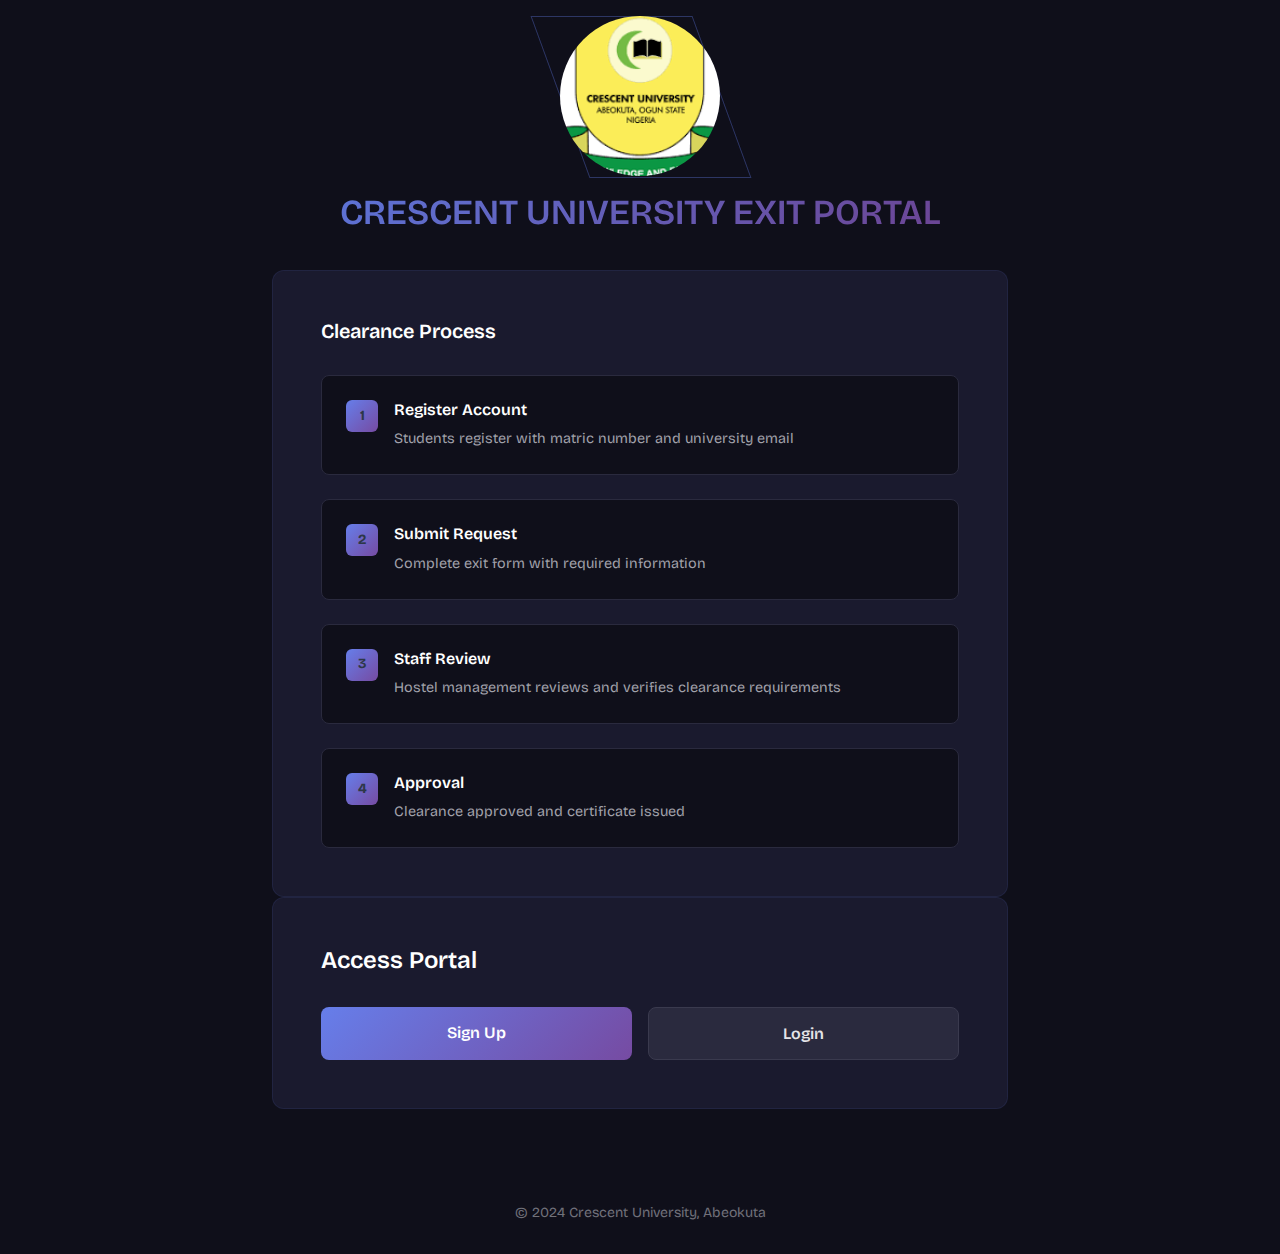
<file: public/index.html>
<!DOCTYPE html>
<html lang="en">
  <head>
    <meta charset="UTF-8" />
    <meta name="viewport" content="width=device-width, initial-scale=1.0" />
    <title>Hostel Exit Clearance - Crescent University</title>
    <link rel="preconnect" href="https://fonts.googleapis.com" />
    <link rel="preconnect" href="https://fonts.gstatic.com" crossorigin />
    <link
      href="https://fonts.googleapis.com/css2?family=Bricolage+Grotesque:opsz,wght@12..96,200..800&display=swap"
      rel="stylesheet"
    />
    <link rel="stylesheet" href="./css/notyf.min.css" />
    <link rel="stylesheet" href="./css/index.css" />
    <link rel="stylesheet" href="./css/style.css" />
  </head>
  <body>
    <!-- Header -->
    <header>
      <!-- <div class="header-content">
            <h1>Hostel Exit Clearance</h1>
        </div>
        <div class="first-container"> -->
      <div class="logo-container">
        <img
          src="./assets/crescent-university-logo.png"
          alt="Crescent University Logo"
          class="logo"
        />
      </div>
      <h1 class="university-name">Crescent University Exit Portal</h1>
      <!-- </div> -->
    </header>

    <!-- Main Container -->
    <div class="container">
      <!-- Process Section -->
      <section class="process-section">
        <h3>Clearance Process</h3>

        <div class="steps">
          <div class="step">
            <div class="step-number">1</div>
            <div class="step-content">
              <h4>Register Account</h4>
              <p>Students register with matric number and university email</p>
            </div>
          </div>
          <div class="step">
            <div class="step-number">2</div>
            <div class="step-content">
              <h4>Submit Request</h4>
              <p>Complete exit form with required information</p>
            </div>
          </div>
          <div class="step">
            <div class="step-number">3</div>
            <div class="step-content">
              <h4>Staff Review</h4>
              <p>
                Hostel management reviews and verifies clearance requirements
              </p>
            </div>
          </div>
          <div class="step">
            <div class="step-number">4</div>
            <div class="step-content">
              <h4>Approval</h4>
              <p>Clearance approved and certificate issued</p>
            </div>
          </div>
        </div>
      </section>
      <!-- Action Section -->
      <section class="action-section">
        <h2>Access Portal</h2>
        <div class="action-buttons">
          <a href="reg.html" class="btn btn-student">Sign Up</a>
          <a href="login.html" class="btn btn-staff">Login</a>
        </div>
      </section>
    </div>

    <!-- Footer -->
    <footer>
      <p>© 2024 Crescent University, Abeokuta</p>
    </footer>
    <script src="./scripts/config.js"></script>
    <script src="./scripts/main.js"></script>
  </body>
</html>
</file>
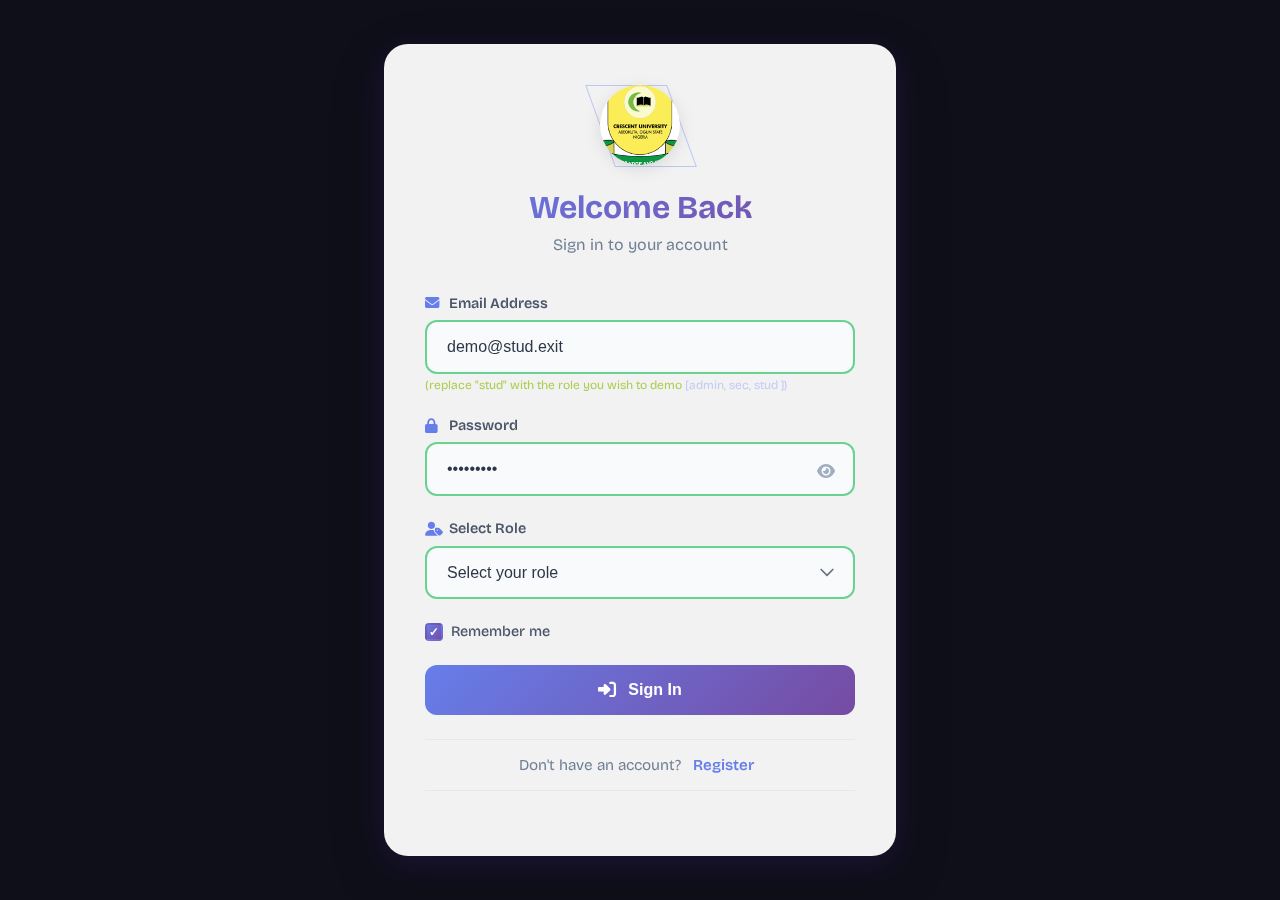
<file: public/admin.html>
<!DOCTYPE html>
<html lang="en">
  <head>
    <meta charset="UTF-8" />
    <meta name="viewport" content="width=device-width, initial-scale=1.0" />
    <title>Admin - Exit Forms</title>
    <link
      href="https://fonts.googleapis.com/css2?family=Bricolage+Grotesque:opsz,wght@12..96,200..800&display=swap"
      rel="stylesheet"
    />
    <link rel="stylesheet" href="./css/admin.css" />
    <link rel="stylesheet" href="./css/style.css" />
    <link rel="stylesheet" href="./css/notyf.min.css" />
  </head>
  <body>
    <h1>Admin - Exeat Forms</h1>
    <table id="exitFormsTable">
      <thead>
        <tr>
          <th>Matric No / Email</th>
          <th>Name</th>
          <th>Hostel</th>
          <th>Room</th>
          <th>Purpose</th>
          <th>Date</th>
          <th>Status</th>
          <th>Reason</th>
          <th>Parent No</th>
          <th>Actions</th>
        </tr>
      </thead>
      <tbody></tbody>
    </table>

    <script src="./jwt-decode.min.js"></script>
    <script src="./scripts/config.js"></script>
    <script src="./scripts/main.js"></script>
    <script src="./scripts/admin.js"></script>
  </body>
</html>
</file>
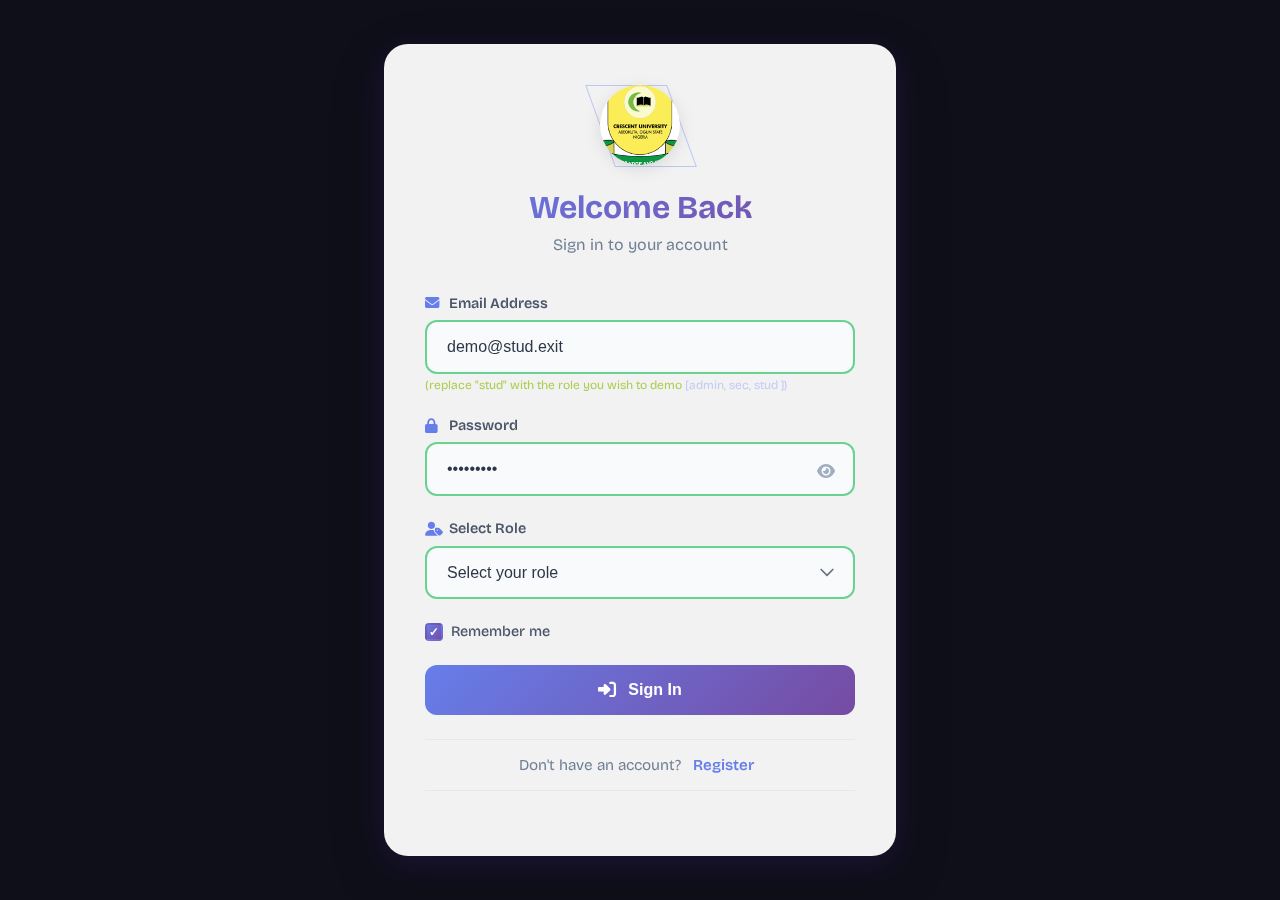
<file: public/exit.html>
<!DOCTYPE html>
<html lang="en">
  <head>
    <meta charset="UTF-8" />
    <meta name="viewport" content="width=device-width, initial-scale=1.0" />
    <title>EXIT FORM</title>
    <link
      href="https://fonts.googleapis.com/css2?family=Bricolage+Grotesque:opsz,wght@12..96,200..800&display=swap"
      rel="stylesheet"
    />
    <link rel="stylesheet" href="./css/notyf.min.css" />
    <link rel="stylesheet" href="./css/exit.css" />
    <link rel="stylesheet" href="./css/style.css" />
  </head>
  <body>
    <div class="display">
      <h3 class="js-name">YOUR NAME</h3>
      <p class="js-email">EMAIL</p>
      <div class="logout">
        <svg
          xmlns="http://www.w3.org/2000/svg"
          height="30px"
          viewBox="0 -960 960 960"
          width="30px"
          fill="black"
        >
          <path
            d="M480-80q-83 0-156-31.5T197-197q-54-54-85.5-127T80-480q0-83 31.5-156T197-763q54-54 127-85.5T480-880q83 0 156 31.5T763-763q54 54 85.5 127T880-480q0 83-31.5 156T763-197q-54 54-127 85.5T480-80Zm0-80q134 0 227-93t93-227q0-134-93-227t-227-93q-134 0-227 93t-93 227q0 134 93 227t227 93Zm0-80q100 0 170-70t70-170q0-51-19-94.5T650-650l-57 57q22 22 34.5 51t12.5 62q0 66-47 113t-113 47q-66 0-113-47t-47-113q0-33 12.5-62t34.5-51l-57-57q-32 32-51 75.5T240-480q0 100 70 170t170 70Zm-40-240h80v-240h-80v240Zm40 0Z"
          />
        </svg>
        <div id="statusDisplay">
          Status:
          <span class="js-status" style="color: rgb(37, 37, 37)"
            >loading...</span
          >
        </div>
      </div>
    </div>
    <form id="exitForm">
      <div class="container">
        <h1>STUDENT EXEAT FORM</h1>
        <div class="fsection">
          <label for="fname">Full Name:</label>
          <input class="fname one" value="Test Doe" type="text" /><br />
          <label for="email">Email</label>
          <input
            type="email"
            name=""
            class="email one input-email"
            disabled="true"
          />
          <br />
          <label for="hostel">Hostel</label>
          <input class="hostel one" value="hostel_1" type="text" /><br />
          <label for="rm">Room No</label>
          <input class="room one" value="404" type="number" /><br />
          <label for="wr">Whose Request</label>
          <input class="whose one" value="mine" type="text" /><br />
          <label for="d">Destination</label>
          <input class="destination one" value="home" type="text" /><br />
          <label for="">Purpose</label>
          <input class="Purpose one" value="holiday" type="text" /><br />
          <label for="Number">Parent No</label>
          <input class="number one" value="0912346794" type="number" /><br />
          <label for="">Date</label>
          <input class="date one" type="date" name="" id="" /><br />
          <div class="center">
            <button class="submit exit-submit" type="submit">Submit</button>
          </div>
        </div>
      </div>
    </form>

    <div class="popup hidden">
      <p>Are you sure you want to logout!</p>
      <button class="yes">YES</button>
      <button class="no">NO</button>
    </div>
  </body>
  <script src="./scripts/config.js"></script>
  <script src="./jwt-decode.min.js"></script>
  <script src="./scripts/main.js"></script>
  <script src="./scripts/exit.js"></script>
</html>
</file>
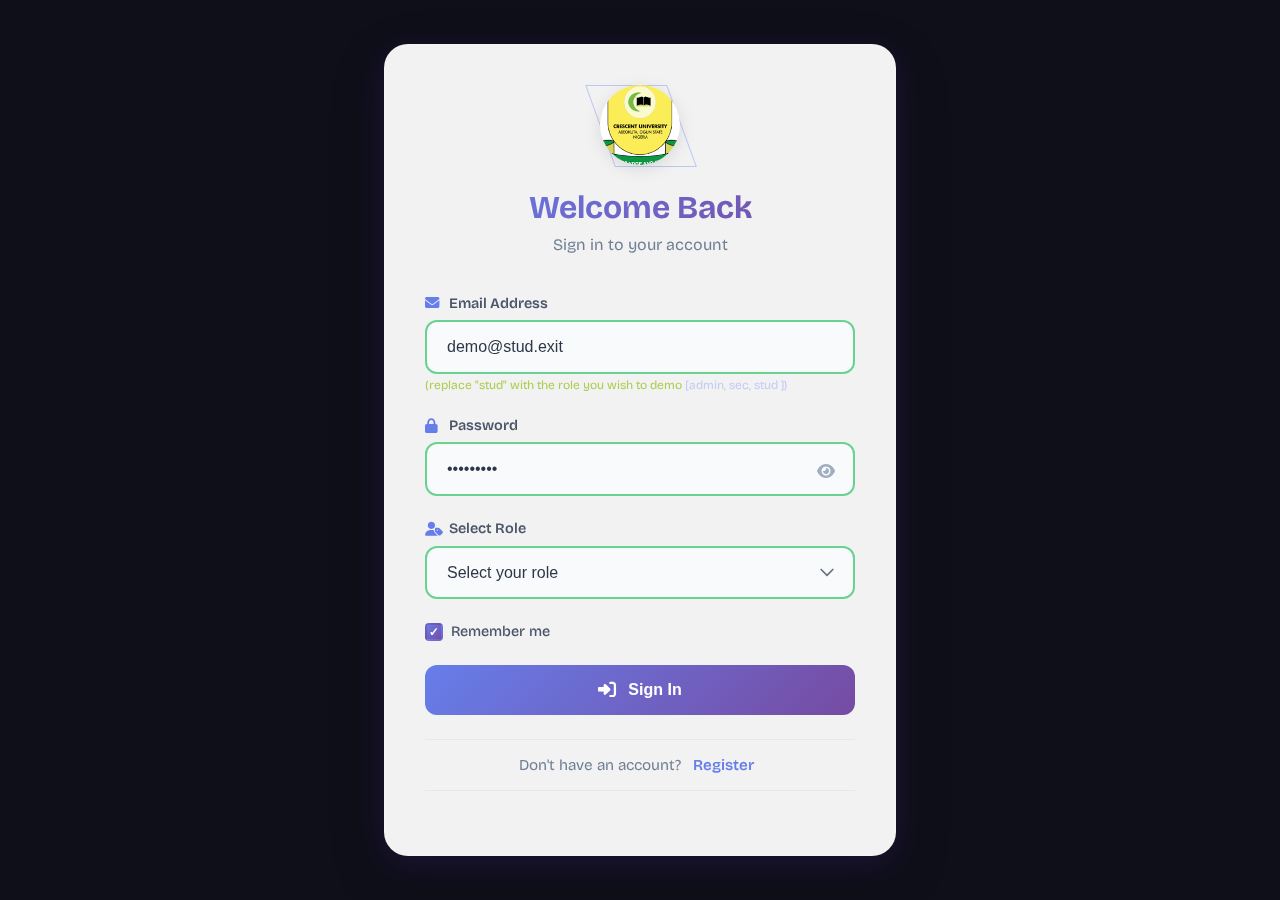
<file: public/login.html>
<!DOCTYPE html>
<html lang="en">
  <head>
    <meta charset="UTF-8" />
    <meta name="viewport" content="width=device-width, initial-scale=1.0" />
    <title>Login - Crescent University</title>
    <link
      rel="stylesheet"
      href="https://cdnjs.cloudflare.com/ajax/libs/font-awesome/6.4.0/css/all.min.css"
    />
    <link
      href="https://fonts.googleapis.com/css2?family=Bricolage+Grotesque:opsz,wght@12..96,200..800&display=swap"
      rel="stylesheet"
    />
    <link rel="stylesheet" href="./css/login.css" />
    <link rel="stylesheet" href="./css/style.css" />
    <link rel="stylesheet" href="./css/notyf.min.css" />
  </head>
  <body>
    <div class="login-background"></div>

    <main class="login-wrapper">
      <form id="loginForm" action="" class="login-form">
        <div class="container">
          <!-- Logo and Header -->
          <div class="login-header">
            <div class="logo-container">
              <img
                src="./assets/crescent-university-logo.png"
                alt="Crescent University Logo"
                class="logo"
              />
            </div>
            <h1 class="login-title">Welcome Back</h1>
            <p class="login-subtitle">Sign in to your account</p>
          </div>

          <!-- Form Fields -->
          <div class="form-group">
            <label for="email" class="form-label">
              <i class="fas fa-envelope"></i> Email Address
            </label>
            <input
              type="email"
              id="email"
              class="one email"
              placeholder="Enter your email"
              value="demo@stud.exit"
            />
            <span style="color: rgb(171, 205, 78); font-size: 12px"
              >(replace "stud" with the role you wish to demo
              <span style="color: rgb(193, 203, 247)">
                [admin, sec, stud ])
              </span>
            </span>
          </div>

          <div class="form-group">
            <label for="password" class="form-label">
              <i class="fas fa-lock"></i> Password
            </label>
            <input
              type="password"
              id="password"
              class="one password"
              value="@demopass"
              placeholder="Enter your password"
            />
            <button
              type="button"
              class="password-toggle"
              aria-label="Toggle password visibility"
            >
              <i class="fas fa-eye"></i>
            </button>
          </div>

          <div class="form-group">
            <label for="role" class="form-label">
              <i class="fas fa-user-tag"></i> Select Role
            </label>
            <select id="role" class="role">
              <option value="">Select your role</option>
              <option value="student">Student</option>
              <option value="admin">Administrator</option>
              <option value="security">Security Personnel</option>
            </select>
          </div>

          <!-- Remember Me & Forgot Password -->
          <div class="form-options">
            <div class="remember-me two">
              <input type="checkbox" id="remember" name="remember" checked />
              <label for="remember">Remember me</label>
            </div>
            <!-- <a href="#" class="forgot-password">Forgot password?</a> -->
          </div>

          <!-- Submit Button -->
          <button type="submit" class="login">
            <i class="fas fa-sign-in-alt"></i>
            Sign In
          </button>

          <!-- Sign Up Link -->
          <div class="container2">
            <p>
              Don't have an account?
              <a href="reg.html" class="signup-link">Register</a>
            </p>
          </div>
        </div>
      </form>
    </main>

    <script src="./scripts/config.js"></script>
    <script src="./scripts/main.js"></script>
    <script src="./scripts/login.js"></script>
  </body>
</html>
</file>
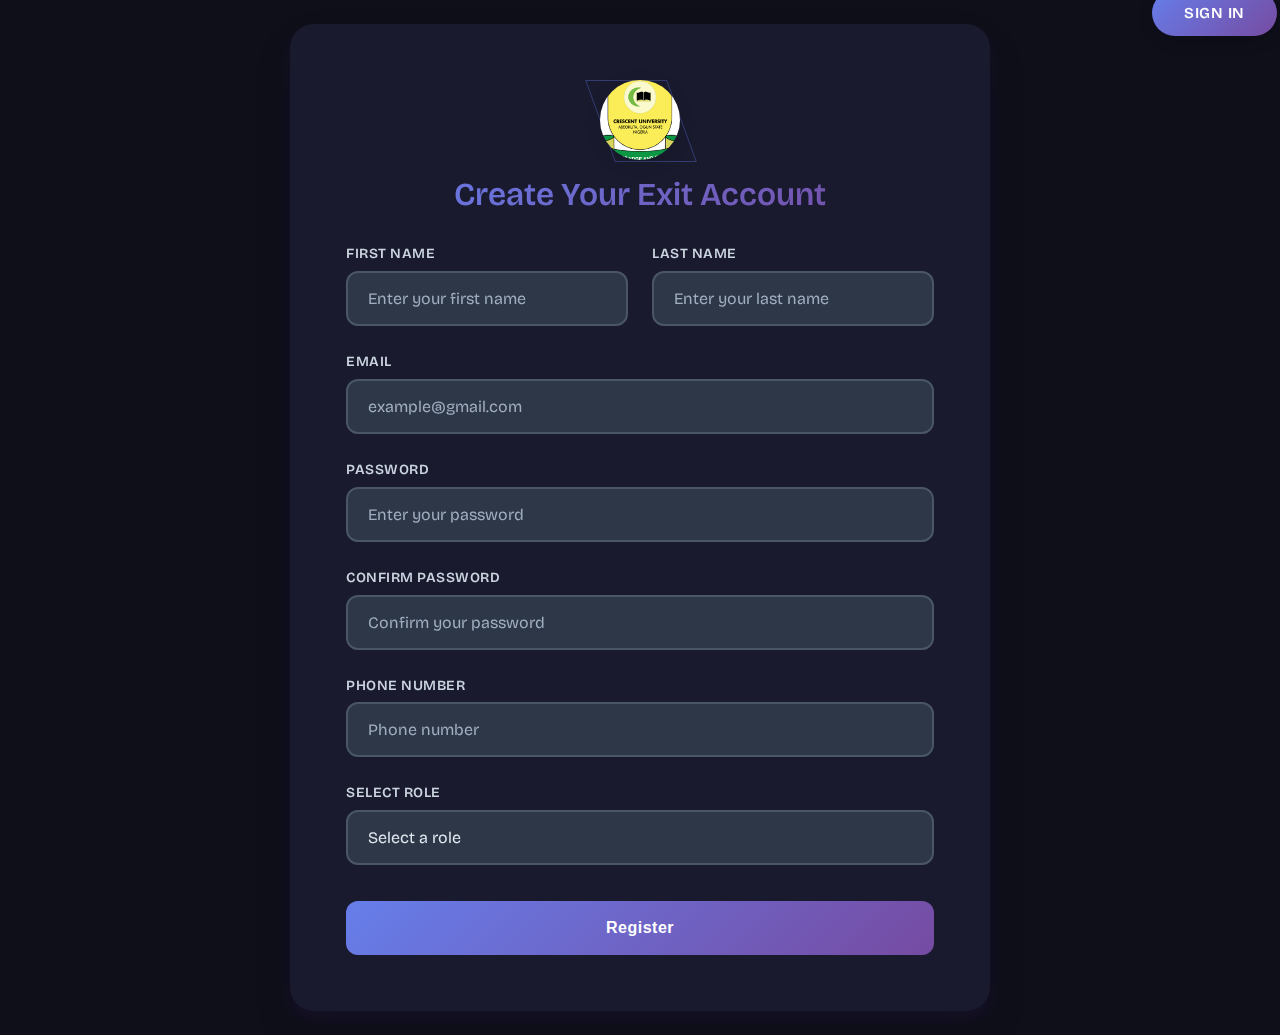
<file: public/reg.html>
<!DOCTYPE html>
<html lang="en">
  <head>
    <meta charset="UTF-8" />
    <meta name="viewport" content="width=device-width, initial-scale=1.0" />
    <title>Registration - Crescent University</title>
    <link rel="stylesheet" href="./css/reg.css" />
    <link
      href="https://fonts.googleapis.com/css2?family=Bricolage+Grotesque:opsz,wght@12..96,200..800&display=swap"
      rel="stylesheet"
    />
    <link rel="stylesheet" href="./css/style.css" />
    <link rel="stylesheet" href="./css/notyf.min.css" />
  </head>

  <body>
    <header class="header">
      <a
        class="sign-in"
        href="login.html"
        style="text-decoration: none"
        type="button"
        >SIGN IN</a
      >
    </header>

    <main class="main-content">
      <section class="registration-section">
        <div class="first-container">
          <div class="logo-container">
            <img
              src="./assets/crescent-university-logo.png"
              alt="Crescent University Logo"
              class="logo"
            />
          </div>

          <div class="sub-container">
            <h1 class="heading-1">Create Your Exit Account</h1>

            <form id="loginForm" class="registration-form" action="">
              <div class="form-grid">
                <div class="form-group name-group">
                  <div class="form-field">
                    <label for="Fn" class="form-label">First Name</label>
                    <input
                      type="text"
                      id="Fn"
                      class="form-input"
                      placeholder="Enter your first name"
                      required
                    />
                  </div>

                  <div class="form-field">
                    <label for="Ln" class="form-label">Last Name</label>
                    <input
                      type="text"
                      id="Ln"
                      class="form-input"
                      placeholder="Enter your last name"
                      required
                    />
                  </div>
                </div>

                <div class="form-field full-width">
                  <label for="email" class="form-label">Email</label>
                  <input
                    type="email"
                    id="email"
                    class="form-input"
                    placeholder="example@gmail.com"
                    required
                  />
                </div>

                <div class="form-field full-width">
                  <label for="password" class="form-label">Password</label>
                  <input
                    type="password"
                    id="password"
                    class="form-input"
                    placeholder="Enter your password"
                    required
                  />
                </div>

                <div class="form-field full-width">
                  <label for="confirmPassword" class="form-label"
                    >Confirm Password</label
                  >
                  <input
                    type="password"
                    id="confirmPassword"
                    class="form-input"
                    placeholder="Confirm your password"
                    required
                  />
                </div>

                <div class="form-field full-width">
                  <label for="no" class="form-label">Phone Number</label>
                  <input
                    type="number"
                    id="no"
                    class="form-input"
                    placeholder="Phone number"
                    required
                    value=""
                  />
                </div>

                <div class="form-field full-width">
                  <label for="role" class="form-label">Select Role</label>
                  <select name="Role" id="role" class="form-select" required>
                    <option value="">Select a role</option>
                    <option value="Student">Student</option>
                    <option value="Admin">Admin</option>
                    <option value="Security">Security</option>
                  </select>
                </div>

                <div class="form-actions full-width">
                  <button type="submit" class="submit btn-primary">
                    Register
                  </button>
                </div>
              </div>
            </form>
          </div>
        </div>
      </section>
    </main>

    <script src="./scripts/config.js"></script>
    <script src="./scripts/main.js"></script>
    <script src="./scripts/reg.js"></script>
  </body>
</html>
</file>
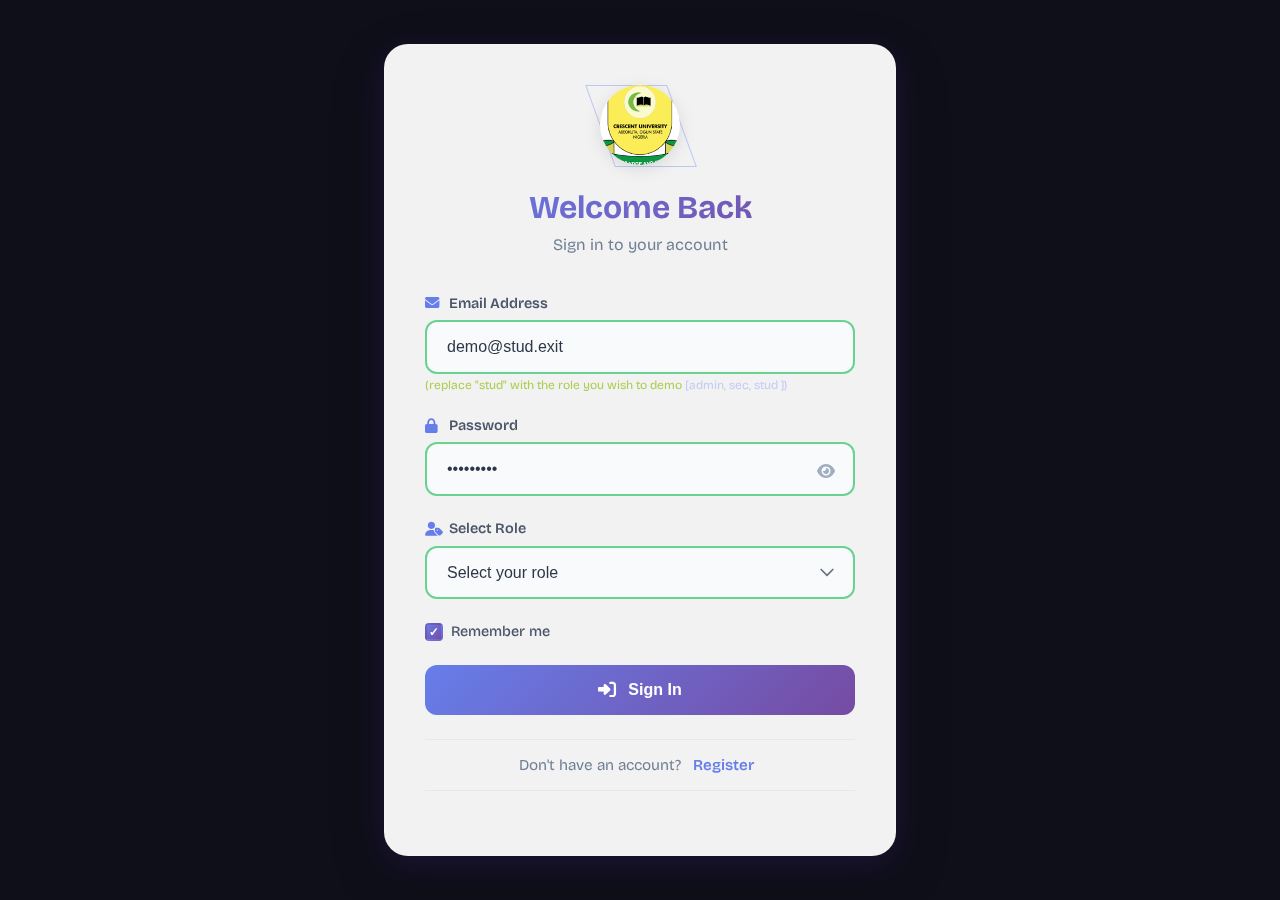
<file: public/Security.html>
<!DOCTYPE html>
<html lang="en">
  <head>
    <meta charset="UTF-8" />
    <meta name="viewport" content="width=device-width, initial-scale=1.0" />
    <link
      href="https://fonts.googleapis.com/css2?family=Bricolage+Grotesque:opsz,wght@12..96,200..800&display=swap"
      rel="stylesheet"
    />
    <link rel="stylesheet" href="./css/security.css" />
    <link rel="stylesheet" href="./css/style.css" />
    <link rel="stylesheet" href="./css/notyf.min.css" />

    <title>Security</title>
  </head>
  <body>
    <nav class="security-navbar">
      <div class="security-container">
        <h1 class="security">Security Confirmation</h1>
        <div class="search-input-container">
          <input
            class="search-input"
            type="search"
            placeholder="Search Student by Email"
          />
          <div class="search-icon-container">
            <svg
              class="search-icon"
              xmlns="http://www.w3.org/2000/svg"
              height="24px"
              viewBox="0 -960 960 960"
              width="24px"
              fill="#5f6368"
            >
              <path
                d="M784-120 532-372q-30 24-69 38t-83 14q-109 0-184.5-75.5T120-580q0-109 75.5-184.5T380-840q109 0 184.5 75.5T640-580q0 44-14 83t-38 69l252 252-56 56ZM380-400q75 0 127.5-52.5T560-580q0-75-52.5-127.5T380-760q-75 0-127.5 52.5T200-580q0 75 52.5 127.5T380-400Z"
              />
            </svg>
          </div>
        </div>
        <div class="logout-btn">
          <svg
            xmlns="http://www.w3.org/2000/svg"
            height="30px"
            viewBox="0 -960 960 960"
            width="30px"
            fill="black"
          >
            <path
              d="M480-80q-83 0-156-31.5T197-197q-54-54-85.5-127T80-480q0-83 31.5-156T197-763q54-54 127-85.5T480-880q83 0 156 31.5T763-763q54 54 85.5 127T880-480q0 83-31.5 156T763-197q-54 54-127 85.5T480-80Zm0-80q134 0 227-93t93-227q0-134-93-227t-227-93q-134 0-227 93t-93 227q0 134 93 227t227 93Zm0-80q100 0 170-70t70-170q0-51-19-94.5T650-650l-57 57q22 22 34.5 51t12.5 62q0 66-47 113t-113 47q-66 0-113-47t-47-113q0-33 12.5-62t34.5-51l-57-57q-32 32-51 75.5T240-480q0 100 70 170t170 70Zm-40-240h80v-240h-80v240Zm40 0Z"
            />
          </svg>
        </div>
      </div>
    </nav>
    <div id="exitFormsTable">
      <div class="exitFormsHeader">
        <p>Email</p>
        <p>Name</p>
        <p>Hostel</p>
        <p>Room</p>
        <p>Purpose</p>
        <p>Date</p>
        <p>Status</p>
        <p class="reason-col">Reason</p>
        <p>Parent No</p>
      </div>
    </div>
    <script src="./scripts/config.js"></script>
    <script src="./jwt-decode.min.js"></script>
    <script src="./scripts/main.js"></script>
    <script src="./scripts/security.js"></script>
  </body>
</html>
</file>
<file: public/css/index.css>
* {
  margin: 0;
  padding: 0;
  box-sizing: border-box;
}

body {
  font-family: 'Bricolage Grotesque';
  background: #0f0f1a;
  color: #e4e4e7;
  min-height: 100vh;
}

/* Header */
header {
  /* background: linear-gradient(135deg, #667eea 0%, #764ba2 100%); */
  padding: 1rem;
  /* box-shadow: 0 2px 20px rgba(0, 0, 0, 0.3); */
  max-width: 1200px;
  margin-inline: auto;
  /* transform: translateY(1rem); */
  border-radius: 0.5rem;
  display: grid;
  place-content: center;
}

.logo-container {
  text-align: center;
  margin-inline: auto;
  height: 10rem;
  width: 10rem;
  margin-bottom: 1rem;
  position: relative;
}

.logo-container::before,
.logo-container::after {
  content: '';
  border: solid 1px rgba(102, 126, 234, 0.2);
  height: inherit;
  width: inherit;
  position: absolute;
  left: 0;
  z-index: -1;
  transform: rotate(180deg) skew(20deg);
  transform-origin: center;
}

.logo-container img {
  height: 100%;
  width: 100%;
  border-radius: 50%;
  object-fit: cover;
  height: fit;
}

.header-content {
  max-width: 1200px;

  margin: 0 auto;
}

.university-name {
  font-size: 2.2rem;
  text-transform: uppercase;
  text-wrap: wrap;
  /* max-width: 60%; */
  opacity: 0.9;
  margin-bottom: 0.25rem;
  font-weight: 600;
  color: transparent;
  background: linear-gradient(135deg, #667eea 0%, #764ba2 100%);
  background-clip: text;
}

h1 {
  font-size: 1.75rem;
  font-weight: 700;
  color: white;
}

/* Main Container */
.container {
  max-width: 800px;
  margin: 0 auto;
  padding: 1rem 2rem;
}

/* Action Section */
.action-section {
  background: #1a1a2e;
  border-radius: 12px;
  padding: 3rem;
  margin-bottom: 3rem;
  border: 1px solid rgba(102, 126, 234, 0.1);
}

.action-section h2 {
  font-size: 1.5rem;
  color: #fff;
  margin-bottom: 2rem;
  font-weight: 600;
}

.action-buttons {
  display: grid;
  grid-template-columns: repeat(auto-fit, minmax(240px, 1fr));
  gap: 1rem;
}

.btn {
  padding: 1rem 1.5rem;
  font-size: 1rem;
  font-weight: 600;
  border: none;
  border-radius: 8px;
  cursor: pointer;
  transition: all 0.2s ease;
  text-decoration: none;
  display: block;
  text-align: center;
}

.btn-student {
  background: linear-gradient(135deg, #667eea 0%, #764ba2 100%);
  color: white;
}

.btn-student:hover {
  transform: translateY(-2px);
  box-shadow: 0 8px 20px rgba(102, 126, 234, 0.3);
}

.btn-staff {
  background: #2a2a3e;
  color: #e4e4e7;
  border: 1px solid #3a3a4e;
}

.btn-staff:hover {
  background: #3a3a4e;
  border-color: #667eea;
}

/* Process Section */
.process-section {
  background: #1a1a2e;
  border-radius: 12px;
  padding: 3rem;
  border: 1px solid rgba(102, 126, 234, 0.1);
}

.process-section h3 {
  font-size: 1.25rem;
  color: #fff;
  margin-bottom: 2rem;
  font-weight: 600;
}

.steps {
  display: grid;
  gap: 1.5rem;
}

.step {
  display: flex;
  gap: 1rem;
  padding: 1.5rem;
  background: #0f0f1a;
  border-radius: 8px;
  border: 1px solid #2a2a3e;
  transition: all 0.2s ease;
}

.step:hover {
  border-color: #667eea;
}

.step-number {
  flex-shrink: 0;
  width: 32px;
  height: 32px;
  background: linear-gradient(135deg, #667eea 0%, #764ba2 100%);
  border-radius: 6px;
  display: flex;
  align-items: center;
  justify-content: center;
  font-weight: 700;
  font-size: 0.875rem;
}

.step-content h4 {
  font-size: 1rem;
  color: #fff;
  margin-bottom: 0.5rem;
  font-weight: 600;
}

.step-content p {
  color: #a1a1aa;
  font-size: 0.9rem;
  line-height: 1.6;
}

/* Footer */
footer {
  text-align: center;
  padding: 2rem;
  color: #71717a;
  font-size: 0.875rem;
}

/* Responsive */
@media (max-width: 768px) {
  header {
    padding: 1.5rem;
  }

  h1 {
    font-size: 1.5rem;
  }

  .container {
    padding: 2rem 1rem;
  }

  .action-section,
  .process-section {
    padding: 2rem 1.5rem;
  }

  .action-buttons {
    grid-template-columns: 1fr;
  }

  .step {
    flex-direction: column;
  }
}
/* status.css - Status styling */
.status {
  padding: 4px 8px;
  border-radius: 4px;
  font-weight: 600;
  text-transform: uppercase;
  font-size: 0.85em;
}

.status-pending,
.status-pending {
  background-color: #fff3cd;
  color: #856404;
  border: 1px solid #ffeaa7;
}

.status-approved,
.status-approved {
  background-color: #d4edda;
  color: #155724;
  border: 1px solid #c3e6cb;
}

.status-rejected,
.status-rejected {
  background-color: #f8d7da;
  color: #721c24;
  border: 1px solid #f5c6cb;
}

/* Action buttons */
.btn-approve {
  background-color: #28a745;
  color: white;
  border: none;
  padding: 6px 12px;
  border-radius: 4px;
  cursor: pointer;
  margin-right: 5px;
}

.btn-approve:disabled {
  background-color: #6c757d;
  cursor: not-allowed;
}

.btn-approve:hover:not(:disabled) {
  background-color: #218838;
}

.btn-reject {
  background-color: #dc3545;
  color: white;
  border: none;
  padding: 6px 12px;
  border-radius: 4px;
  cursor: pointer;
}

.btn-reject:disabled {
  background-color: #6c757d;
  cursor: not-allowed;
}

.btn-reject:hover:not(:disabled) {
  background-color: #c82333;
}

/* Error popup fallback */
.error-popup {
  position: fixed;
  top: 20px;
  right: 20px;
  background: #dc3545;
  color: white;
  padding: 15px 20px;
  border-radius: 5px;
  z-index: 1000;
  box-shadow: 0 2px 10px rgba(0, 0, 0, 0.2);
}

.btn-dismiss {
  color: white;
  text-decoration: underline;
  margin-left: 10px;
  cursor: pointer;
}
</file>
<file: public/css/style.css>
* {
  box-sizing: border-box;
  padding: 0;
  margin: 0;
}

body {
  background: #0f0f1a;
  min-height: 100vh;
  font-family: 'Bricolage Grotesque', sans-serif;
  color: #2d3748;
  line-height: 1.2;
}

.error-popup {
  background-color: black;
  width: 15vw;
  min-height: 6rem;
  border-radius: 5px;

  position: fixed;
  top: 50%;
  left: 50%;
  transform: translate(-50%, -50%);

  display: grid;
  grid-template-rows: 4rem 1fr;

  text-align: center;
  z-index: 1;

  border: solid 1px black;
}

.error-popup::before {
  content: '';
  position: fixed;
  top: 50%;
  left: 50%;
  transform: translate(-50%, -50%);
  z-index: -1;
  background-color: rgba(0, 0, 0, 0.7);
  height: 100vh;
  width: 100vw;
}

.heading-4 {
  margin-top: 7px;
  color: lightgray;
  align-self: start;
}

.error-message {
  align-self: start;
  text-wrap: wrap;
  padding: 10px;
  color: gray;
  margin-top: -0.2rem;
}

.btn-dismiss {
  display: inline-block;
  text-decoration: none;
  font-size: 14px;
  padding: var(--space-xs);
  width: 100%;
  border-top: solid 1px rgb(46, 46, 46);
  color: lightgray;
}
</file>
<file: public/css/exit.css>
* {
  padding: 0;
  margin: 0;
  box-sizing: border-box;
}

body {
  font-family: 'Bricolage Grotesque';
  background: linear-gradient(135deg, #092089 0%, #2f0b52 100%);
  min-height: 100vh;
  display: flex;
  justify-content: center;
  align-items: center;
  padding: 20px;
}

/* Main Container */
.container {
  background: linear-gradient(135deg, #092089 0%, #2f0b52 100%);

  width: 100%;
  max-width: 500px;
  padding: 30px;
  border-radius: 15px;
  box-shadow: 0 10px 30px rgba(0, 0, 0, 0.3);
  position: relative;
}

/* Form Header */
h1 {
  text-align: center;
  color: white;
  margin-bottom: 25px;
  font-size: 24px;
  text-shadow: 0 2px 4px rgba(0, 0, 0, 0.2);
}

/* Form Labels and Inputs */
.fsection {
  width: 100%;
}

label {
  display: inline-block;
  width: 120px;
  color: white;
  font-weight: bold;
  margin-bottom: 8px;
}

.one {
  width: calc(100% - 130px);
  height: 40px;
  padding: 0 12px;
  font-size: 14px;
  border: 1px solid rgba(255, 255, 255, 0.3);
  border-radius: 8px;
  background: rgba(255, 255, 255, 0.9);
  margin-bottom: 15px;
  transition: all 0.3s ease;
}

.one:focus {
  outline: none;
  border-color: #0056cc;
  background: white;
  box-shadow: 0 0 0 3px rgba(0, 86, 204, 0.2);
}

/* Submit Button */
button {
  background: #0056cc;
  color: white;
  padding: 12px 25px;
  border: none;
  border-radius: 8px;
  cursor: pointer;
  font-size: 16px;
  font-weight: bold;
  transition: all 0.3s ease;
  margin-top: 10px;
}

button:hover {
  background: #0047b3;
  transform: translateY(-2px);
  box-shadow: 0 5px 15px rgba(0, 0, 0, 0.2);
}

.center {
  text-align: center;
  margin-top: 20px;
}

/* Side Display Panel */
.display {
  position: fixed;
  top: 20px;
  right: 15%;
  background: linear-gradient(135deg, #092089 0%, #2f0b52 100%);
  color: black;
  width: 250px;
  padding: 20px;
  border-radius: 10px;
  box-shadow: 0 5px 15px rgba(0, 0, 0, 0.2);
  text-align: center;
  border: 1px solid rgba(255, 255, 255, 0.2);
}

.js-name {
  font-size: 18px;
  font-weight: bold;
  margin-bottom: 8px;
  color: white;
}

.js-email {
  font-size: 14px;
  color: #e0e0e0;
  margin-bottom: 15px;
}

.logout {
  margin-top: 15px;
  cursor: pointer;
}

.logout svg {
  fill: white;
  transition: transform 0.3s ease;
}

.logout svg:hover {
  transform: scale(1.1);
}

/* Status Display */
#statusDisplay {
  font-weight: bold;
  padding: 10px;
  margin-top: 15px;
  border-radius: 8px;
  text-align: center;
  border: 1px solid rgba(255, 255, 255, 0.3);
  background: rgba(255, 255, 255, 0.9);
  color: #333;
}

/* Status Colors */
.status-pending {
  background-color: #ffc107;
  color: #333;
}

.status-approved {
  background-color: #28a745;
  color: white;
}

.status-rejected {
  background-color: #dc3545;
  color: white;
}

.js-status {
  font-weight: bold;
}

/* Popup */
.popup {
  position: fixed;
  background: white;
  color: black;
  text-align: center;
  border-radius: 10px;
  padding: 25px;
  width: 300px;
  top: 50%;
  left: 50%;
  transform: translate(-50%, -50%);
  box-shadow: 0 10px 30px rgba(0, 0, 0, 0.3);
  z-index: 1000;
}

.popup p {
  margin-bottom: 20px;
  font-size: 16px;
}

.popup button {
  margin: 0 10px;
  min-width: 80px;
}

.popup button.yes {
  background: #dc3545;
}

.popup button.yes:hover {
  background: #c82333;
}

.popup button.no {
  background: #6c757d;
}

.popup button.no:hover {
  background: #5a6268;
}

.hidden {
  display: none;
}

/* Responsive Design */
@media (max-width: 900px) {
  body {
    flex-direction: column;
    padding: 15px;
  }

  .display {
    position: relative;
    top: 0;
    right: 0;
    width: 100%;
    max-width: 500px;
    margin-bottom: 20px;
  }

  .container {
    width: 100%;
  }
}

@media (max-width: 600px) {
  .container {
    padding: 20px;
  }

  label {
    width: 100px;
    font-size: 14px;
  }

  .one {
    width: calc(100% - 110px);
    height: 38px;
  }

  h1 {
    font-size: 20px;
  }

  .display {
    width: 100%;
    max-width: 500px;
  }
}

@media (max-width: 480px) {
  label {
    width: 100%;
    margin-bottom: 5px;
  }

  .one {
    width: 100%;
    margin-bottom: 15px;
  }

  button {
    width: 100%;
    margin: 5px 0;
  }

  .popup {
    width: 90%;
  }
}
</file>
<file: public/css/reg.css>
/* ============================================
   LAYOUT COMPONENTS
   ============================================ */
.header {
  position: fixed;
  top: 0;
  right: 0;
  padding: 0.2rem;
  z-index: 1000;
}

.main-content {
  display: flex;
  align-items: center;
  justify-content: center;
  min-height: 100vh;
  padding: 1.5rem;
  font-family: 'Bricolage Grotesque';
}

.registration-section {
  width: 100%;
  max-width: 1200px;
}

/* ============================================
   SIGN IN BUTTON
   ============================================ */
.sign-in {
  background: linear-gradient(135deg, #667eea 0%, #764ba2 100%);
  color: white;
  border: none;
  padding: 0.875rem 2rem;
  border-radius: 50px;
  font-size: 0.95rem;
  font-weight: 600;
  cursor: pointer;
  box-shadow: 0 4px 15px rgba(0, 0, 0, 0.2);
  transition: all 0.3s ease;
  letter-spacing: 0.5px;
}

.sign-in:hover {
  transform: translateY(-2px);
  box-shadow: 0 6px 20px rgba(0, 0, 0, 0.25);
}

/* ============================================
   MAIN CONTAINER
   ============================================ */
.first-container {
  background: rgba(255, 255, 255, 0.95);
  backdrop-filter: blur(10px);
  border-radius: 24px;
  padding: 0.1rem;
  box-shadow: 0 20px 40px rgba(0, 0, 0, 0.1), 0 8px 16px rgba(103, 58, 183, 0.1);
  max-width: 700px;
  margin: 0 auto;
  transition: transform 0.3s ease;
}

.first-container:hover {
  transform: translateY(-5px);
}

/* ============================================
   LOGO
   ============================================ */
.logo-container {
  text-align: center;
  position: relative;
  margin-bottom: 1rem;
  height: 80px;
  width: 80px;
  margin-inline: auto;
}

.logo-container::before,
.logo-container::after {
  content: '';
  border: solid 1px rgba(102, 126, 234, 0.2);
  height: 100%;
  width: 100%;
  position: absolute;
  left: 0;
  z-index: -1;
  transform: rotate(180deg) skew(20deg);
  transform-origin: center;
}

.first-container img {
  width: 80px;
  height: 80px;
  object-fit: cover;
  filter: drop-shadow(0 4px 8px rgba(0, 0, 0, 0.1));
  border-radius: 50%;
}

.heading-1 {
  margin-bottom: 2rem;
  text-align: center;
  font-weight: 600;
  color: transparent;
  background: linear-gradient(135deg, #667eea 0%, #764ba2 100%);
  background-clip: text;
}

/* ============================================
   FORM LAYOUT
   ============================================ */
.sub-container {
  width: 100%;
}

.registration-form {
  width: 100%;
}

.form-grid {
  display: grid;
  gap: 1.75rem;
}

/* ============================================
   FORM COMPONENTS
   ============================================ */
.form-group {
  display: grid;
  gap: 1.5rem;
}

.form-field {
  display: flex;
  flex-direction: column;
}

.form-label {
  font-size: 0.875rem;
  font-weight: 600;
  color: #4a5568;
  margin-bottom: 0.5rem;
  text-transform: uppercase;
  letter-spacing: 0.5px;
}

.form-input,
.form-select {
  padding: 1rem 1.25rem;
  border: 2px solid #e2e8f0;
  border-radius: 12px;
  font-size: 1rem;
  font-family: inherit;
  transition: all 0.3s ease;
  background: white;
  color: #2d3748;
  width: 100%;
}

.form-input:focus,
.form-select:focus {
  outline: none;
  border-color: #667eea;
  box-shadow: 0 0 0 3px rgba(102, 126, 234, 0.15);
}

/* Remove number input spinners */
.form-input[type='number']::-webkit-inner-spin-button,
.form-input[type='number']::-webkit-outer-spin-button {
  -webkit-appearance: none;
  margin: 0;
}

.form-input[type='number'] {
  -moz-appearance: textfield;
}

/* Select dropdown styling */
.form-select {
  appearance: none;
  background-image: url("data:image/svg+xml,%3Csvg xmlns='http://www.w3.org/2000/svg' fill='none' viewBox='0 0 24 24' stroke='%236b7280'%3E%3Cpath stroke-linecap='round' stroke-linejoin='round' stroke-width='2' d='M19 9l-7 7-7-7'%3E%3C/path%3E%3C/svg%3E");
  background-repeat: no-repeat;
  background-position: right 1.25rem center;
  background-size: 1.25em;
  padding-right: 3rem;
  cursor: pointer;
}

/* ============================================
   SUBMIT BUTTON
   ============================================ */
.form-actions {
  margin-top: 0.5rem;
}

.submit {
  background: linear-gradient(135deg, #667eea 0%, #764ba2 100%);
  color: white;
  border: none;
  padding: 1.125rem 2.5rem;
  border-radius: 12px;
  font-size: 1rem;
  font-weight: 600;
  cursor: pointer;
  transition: all 0.3s ease;
  width: 100%;
  letter-spacing: 0.5px;
}

.submit:hover {
  transform: translateY(-2px);
  box-shadow: 0 8px 20px rgba(102, 126, 234, 0.3);
}

.submit:active {
  transform: translateY(0);
}

/* ============================================
   RESPONSIVE DESIGN
   ============================================ */

/* Desktop (≥1024px) - Side by side names */
@media (min-width: 1024px) {
  .form-grid {
    grid-template-columns: 1fr;
  }

  .name-group {
    grid-template-columns: 1fr 1fr;
    gap: 1.5rem;
  }

  .first-container {
    padding: 3.5rem;
  }
}

/* Tablet (768px - 1023px) */
@media (max-width: 1023px) and (min-width: 768px) {
  .first-container {
    padding: 2.5rem;
    max-width: 600px;
  }

  .name-group {
    grid-template-columns: 1fr 1fr;
    gap: 1.25rem;
  }
}

/* Mobile (≤767px) - Stack everything */
@media (max-width: 767px) {
  .header {
    padding: 1rem;
  }

  .main-content {
    padding: 1rem;
    padding-top: 4rem; /* Space for fixed header */
  }

  .first-container {
    padding: 2rem 1.5rem;
    border-radius: 20px;
  }

  .logo-container {
    margin-bottom: 2rem;
  }

  .first-container img {
    width: 100px;
  }

  .form-grid {
    gap: 1.5rem;
  }

  .name-group {
    gap: 1.25rem;
  }

  .form-label {
    font-size: 0.8125rem;
  }

  .form-input,
  .form-select {
    padding: 0.875rem 1rem;
    font-size: 0.95rem;
  }

  .submit {
    padding: 1rem 2rem;
    font-size: 0.95rem;
  }
}

/* Small Mobile (≤480px) */
@media (max-width: 480px) {
  .sign-in {
    padding: 0.75rem 1.5rem;
    font-size: 0.875rem;
  }

  .first-container {
    padding: 1.75rem 1.25rem;
    border-radius: 16px;
  }

  .first-container img {
    width: 80px;
  }

  .form-grid {
    gap: 1.25rem;
  }

  .form-input,
  .form-select {
    padding: 0.75rem;
  }
}

/* ============================================
   DARK MODE SUPPORT
   ============================================ */
/* @media (prefers-color-scheme: dark) { */
.first-container {
  background: #1a1a2e;
  color: #e2e8f0;
}

.form-label {
  color: #cbd5e0;
}

.form-input,
.form-select {
  background: #2d3748;
  border-color: #4a5568;
  color: #e2e8f0;
}

.form-input::placeholder {
  color: #a0aec0;
}
/* } */

/* ============================================
   ANIMATIONS
   ============================================ */
@keyframes fadeInUp {
  from {
    opacity: 0;
    transform: translateY(20px);
  }
  to {
    opacity: 1;
    transform: translateY(0);
  }
}

.first-container {
  animation: fadeInUp 0.6s ease-out;
}

/* ============================================
   FORM VALIDATION STYLING
   ============================================ */
.form-input:invalid:not(:placeholder-shown) {
  border-color: #fc8181;
}

.form-input:valid:not(:placeholder-shown) {
  border-color: #68d391;
}

/* ============================================
   FULL WIDTH UTILITY
   ============================================ */
.full-width {
  grid-column: 1 / -1;
}

/* ============================================
   BACKWARD COMPATIBILITY
   (Keeping original selectors for JS)
   ============================================ */
/* These ensure old JavaScript selectors still work */
#Fn,
#Ln,
#email,
#password,
#confirmPassword,
#no,
#role {
  transition: all 0.3s ease;
}

.btn-primary {
  /* Additional button class */
}
</file>
<file: public/css/security.css>
/* Navbar */
.security-navbar {
  display: flex;
  align-items: center;
  height: 70px;
  background: linear-gradient(135deg, #764ba2 0%, #667eea 100%);
  box-shadow: 0 2px 10px rgba(0, 0, 0, 0.1);
  padding: 0 20px;
  width: 100%;
}

.security-container {
  font-family: 'Bricolage Grotesque';
  display: flex;
  justify-content: space-between;
  align-items: center;
  width: 100%;
  gap: 20px;
}

.security {
  color: #2d3748;
  font-size: 20px;
  white-space: nowrap;
}

/* Search Input */
.search-input-container {
  position: relative;
  flex: 1;
  max-width: 400px;
}

.search-input {
  width: 100%;
  padding: 10px 20px 10px 40px;
  border: 1px solid #cbd5e0;
  border-radius: 25px;
  font-size: 14px;
  background: #f7fafc;
  transition: all 0.3s ease;
}

.search-input:focus {
  outline: none;
  border-color: #667eea;
  background: white;
  box-shadow: 0 0 0 3px rgba(102, 126, 234, 0.1);
}

.search-icon-container {
  position: absolute;
  left: 12px;
  top: 50%;
  transform: translateY(-50%);
  pointer-events: none;
}

.search-icon {
  width: 20px;
  height: 20px;
  fill: #718096;
}

/* Logout Button */
.logout-btn {
  cursor: pointer;
  padding: 8px;
  border-radius: 50%;
  transition: all 0.3s ease;
  display: flex;
  align-items: center;
  justify-content: center;
}

.logout-btn:hover {
  background: #f7fafc;
  transform: scale(1.1);
}

.logout-btn svg {
  fill: #4a5568;
}

/* Table Container */
#exitFormsTable {
  width: 100%;
  background: white;
  border-radius: 10px;
  margin: 20px;
  overflow: hidden;
  box-shadow: 0 5px 20px rgba(0, 0, 0, 0.1);
  display: block;
  max-height: calc(100vh - 110px);
  overflow-y: auto;
}

/* Table Header */
.exitFormsHeader {
  display: grid;
  grid-template-columns: 200px repeat(8, 1fr);
  padding: 15px;
  background: linear-gradient(to right, #667eea, #764ba2);
  color: white;
  font-weight: 600;
  position: sticky;
  top: 0;
  z-index: 10;
}

.exitFormsHeader p {
  text-align: center;
  padding: 10px 5px;
  font-size: 14px;
  white-space: nowrap;
  overflow: hidden;
  text-overflow: ellipsis;
}

/* Table Rows */
.new-row {
  display: grid;
  grid-template-columns: 200px repeat(8, 1fr);
  border-bottom: 1px solid #e2e8f0;
  transition: background 0.2s ease;
}

.new-row:hover {
  background: #f8fafc;
}

.new-row p {
  padding: 12px 5px;
  text-align: center;
  font-size: 13px;
  border-right: 1px solid #e2e8f0;
  overflow: hidden;
  text-overflow: ellipsis;
  white-space: nowrap;
  display: flex;
  align-items: center;
  justify-content: center;
}

.new-row p:last-child {
  border-right: none;
}

/* Status colors */
.new-row p:nth-child(7) {
  /* Status column */
  font-weight: bold;
  border-radius: 4px;
  margin: 5px;
}

.new-row p:nth-child(7):contains('Approved') {
  background: #d4edda;
  color: #155724;
}

.new-row p:nth-child(7):contains('Pending') {
  background: #fff3cd;
  color: #856404;
}

.new-row p:nth-child(7):contains('Rejected') {
  background: #f8d7da;
  color: #721c24;
}

.new-row p:nth-child(7):contains('Checked Out') {
  background: #cce5ff;
  color: #004085;
}

/* No Results Message */
.no-result::before {
  content: 'No Student Found';
  display: block;
  text-align: center;
  padding: 40px;
  color: #718096;
  font-size: 16px;
  font-style: italic;
  grid-column: 1 / -1;
}

/* Responsive Design */
@media (max-width: 1200px) {
  .exitFormsHeader,
  .new-row {
    grid-template-columns: 180px repeat(8, 1fr);
  }
}

@media (max-width: 1024px) {
  .exitFormsHeader,
  .new-row {
    grid-template-columns: 160px repeat(8, 1fr);
  }

  .exitFormsHeader p,
  .new-row p {
    font-size: 12px;
  }
}

@media (max-width: 900px) {
  .security-container {
    flex-wrap: wrap;
    gap: 15px;
  }

  .security {
    order: 1;
  }

  .search-input-container {
    order: 3;
    min-width: 100%;
    max-width: 100%;
  }

  .logout-btn {
    order: 2;
  }

  #exitFormsTable {
    margin: 15px;
  }

  .exitFormsHeader,
  .new-row {
    grid-template-columns: 150px repeat(8, 1fr);
    min-width: 1200px;
  }

  /* Horizontal scroll on small screens */
  #exitFormsTable {
    overflow-x: auto;
  }
}

@media (max-width: 768px) {
  .security-navbar {
    height: auto;
    padding: 15px;
  }

  .security {
    font-size: 18px;
  }

  .exitFormsHeader p {
    padding: 8px 3px;
    font-size: 11px;
  }

  .new-row p {
    padding: 10px 3px;
    font-size: 11px;
  }
}

@media (max-width: 480px) {
  body {
    padding: 10px;
  }

  .security {
    font-size: 16px;
  }

  .search-input {
    font-size: 13px;
    padding: 8px 15px 8px 35px;
  }

  .search-icon {
    width: 18px;
    height: 18px;
  }

  .logout-btn svg {
    width: 24px;
    height: 24px;
  }

  #exitFormsTable {
    margin: 10px 0;
    border-radius: 8px;
  }

  .exitFormsHeader,
  .new-row {
    grid-template-columns: 140px repeat(8, 1fr);
  }
}

/* Status classes for JavaScript (add these dynamically) */
.status-approved {
  background: #d4edda !important;
  color: #155724 !important;
}

.status-pending {
  background: #fff3cd !important;
  color: #856404 !important;
}

.status-rejected {
  background: #f8d7da !important;
  color: #721c24 !important;
}

.status-checkedout {
  background: #cce5ff !important;
  color: #004085 !important;
}

/* Scrollbar styling */
#exitFormsTable::-webkit-scrollbar {
  width: 8px;
  height: 8px;
}

#exitFormsTable::-webkit-scrollbar-track {
  background: #f1f1f1;
}

#exitFormsTable::-webkit-scrollbar-thumb {
  background: #cbd5e0;
  border-radius: 4px;
}

#exitFormsTable::-webkit-scrollbar-thumb:hover {
  background: #a0aec0;
}
</file>
<file: public/css/notyf.min.css>
@-webkit-keyframes notyf-fadeinup{0%{opacity:0;transform:translateY(25%)}to{opacity:1;transform:translateY(0)}}@keyframes notyf-fadeinup{0%{opacity:0;transform:translateY(25%)}to{opacity:1;transform:translateY(0)}}@-webkit-keyframes notyf-fadeinleft{0%{opacity:0;transform:translateX(25%)}to{opacity:1;transform:translateX(0)}}@keyframes notyf-fadeinleft{0%{opacity:0;transform:translateX(25%)}to{opacity:1;transform:translateX(0)}}@-webkit-keyframes notyf-fadeoutright{0%{opacity:1;transform:translateX(0)}to{opacity:0;transform:translateX(25%)}}@keyframes notyf-fadeoutright{0%{opacity:1;transform:translateX(0)}to{opacity:0;transform:translateX(25%)}}@-webkit-keyframes notyf-fadeoutdown{0%{opacity:1;transform:translateY(0)}to{opacity:0;transform:translateY(25%)}}@keyframes notyf-fadeoutdown{0%{opacity:1;transform:translateY(0)}to{opacity:0;transform:translateY(25%)}}@-webkit-keyframes ripple{0%{transform:scale(0) translateY(-45%) translateX(13%)}to{transform:scale(1) translateY(-45%) translateX(13%)}}@keyframes ripple{0%{transform:scale(0) translateY(-45%) translateX(13%)}to{transform:scale(1) translateY(-45%) translateX(13%)}}.notyf{position:fixed;top:0;left:0;height:100%;width:100%;color:#fff;z-index:9999;display:flex;flex-direction:column;align-items:flex-end;justify-content:flex-end;pointer-events:none;box-sizing:border-box;padding:20px}.notyf__icon--error,.notyf__icon--success{height:21px;width:21px;background:#fff;border-radius:50%;display:block;margin:0 auto;position:relative}.notyf__icon--error:after,.notyf__icon--error:before{content:"";background:currentColor;display:block;position:absolute;width:3px;border-radius:3px;left:9px;height:12px;top:5px}.notyf__icon--error:after{transform:rotate(-45deg)}.notyf__icon--error:before{transform:rotate(45deg)}.notyf__icon--success:after,.notyf__icon--success:before{content:"";background:currentColor;display:block;position:absolute;width:3px;border-radius:3px}.notyf__icon--success:after{height:6px;transform:rotate(-45deg);top:9px;left:6px}.notyf__icon--success:before{height:11px;transform:rotate(45deg);top:5px;left:10px}.notyf__toast{display:block;overflow:hidden;pointer-events:auto;-webkit-animation:notyf-fadeinup .3s ease-in forwards;animation:notyf-fadeinup .3s ease-in forwards;box-shadow:0 3px 7px 0 rgba(0,0,0,.25);position:relative;padding:0 15px;border-radius:2px;max-width:300px;transform:translateY(25%);box-sizing:border-box;flex-shrink:0}.notyf__toast--disappear{transform:translateY(0);-webkit-animation:notyf-fadeoutdown .3s forwards;animation:notyf-fadeoutdown .3s forwards;-webkit-animation-delay:.25s;animation-delay:.25s}.notyf__toast--disappear .notyf__icon,.notyf__toast--disappear .notyf__message{-webkit-animation:notyf-fadeoutdown .3s forwards;animation:notyf-fadeoutdown .3s forwards;opacity:1;transform:translateY(0)}.notyf__toast--disappear .notyf__dismiss{-webkit-animation:notyf-fadeoutright .3s forwards;animation:notyf-fadeoutright .3s forwards;opacity:1;transform:translateX(0)}.notyf__toast--disappear .notyf__message{-webkit-animation-delay:.05s;animation-delay:.05s}.notyf__toast--upper{margin-bottom:20px}.notyf__toast--lower{margin-top:20px}.notyf__toast--dismissible .notyf__wrapper{padding-right:30px}.notyf__ripple{height:400px;width:400px;position:absolute;transform-origin:bottom right;right:0;top:0;border-radius:50%;transform:scale(0) translateY(-51%) translateX(13%);z-index:5;-webkit-animation:ripple .4s ease-out forwards;animation:ripple .4s ease-out forwards}.notyf__wrapper{display:flex;align-items:center;padding-top:17px;padding-bottom:17px;padding-right:15px;border-radius:3px;position:relative;z-index:10}.notyf__icon{width:22px;text-align:center;font-size:1.3em;opacity:0;-webkit-animation:notyf-fadeinup .3s forwards;animation:notyf-fadeinup .3s forwards;-webkit-animation-delay:.3s;animation-delay:.3s;margin-right:13px}.notyf__dismiss{position:absolute;top:0;right:0;height:100%;width:26px;margin-right:-15px;-webkit-animation:notyf-fadeinleft .3s forwards;animation:notyf-fadeinleft .3s forwards;-webkit-animation-delay:.35s;animation-delay:.35s;opacity:0}.notyf__dismiss-btn{background-color:rgba(0,0,0,.25);border:none;cursor:pointer;transition:opacity .2s ease,background-color .2s ease;outline:none;opacity:.35;height:100%;width:100%}.notyf__dismiss-btn:after,.notyf__dismiss-btn:before{content:"";background:#fff;height:12px;width:2px;border-radius:3px;position:absolute;left:calc(50% - 1px);top:calc(50% - 5px)}.notyf__dismiss-btn:after{transform:rotate(-45deg)}.notyf__dismiss-btn:before{transform:rotate(45deg)}.notyf__dismiss-btn:hover{opacity:.7;background-color:rgba(0,0,0,.15)}.notyf__dismiss-btn:active{opacity:.8}.notyf__message{vertical-align:middle;position:relative;opacity:0;-webkit-animation:notyf-fadeinup .3s forwards;animation:notyf-fadeinup .3s forwards;-webkit-animation-delay:.25s;animation-delay:.25s;line-height:1.5em}@media only screen and (max-width:480px){.notyf{padding:0}.notyf__ripple{height:600px;width:600px;-webkit-animation-duration:.5s;animation-duration:.5s}.notyf__toast{max-width:none;border-radius:0;box-shadow:0 -2px 7px 0 rgba(0,0,0,.13);width:100%}.notyf__dismiss{width:56px}}
</file>
<file: public/css/admin.css>
/* Reset & Base */
* {
  margin: 0;
  padding: 0;
  box-sizing: border-box;
}

body {
  font-family: 'Bricolage Grotesque';
  background: linear-gradient(135deg, #667eea 0%, #764ba2 100%);
  min-height: 100vh;
  padding: 20px;
}

/* Header */
h1 {
  text-align: center;
  color: white;
  margin: 20px 0 30px 0;
  font-size: 28px;
  text-shadow: 0 2px 4px rgba(0, 0, 0, 0.3);
}

/* Table Container */
#exitFormsTable {
  width: 100%;
  background: white;
  border-radius: 10px;
  overflow: hidden;
  box-shadow: 0 10px 30px rgba(0, 0, 0, 0.2);
  border-collapse: collapse;
}

/* Table Header */
#exitFormsTable thead {
  background: linear-gradient(to right, #667eea, #764ba2);
}

#exitFormsTable th {
  padding: 15px;
  color: white;
  text-align: left;
  font-weight: 600;
  border-bottom: 2px solid rgba(255, 255, 255, 0.1);
}

#exitFormsTable th:first-child {
  border-top-left-radius: 10px;
}

#exitFormsTable th:last-child {
  border-top-right-radius: 10px;
}

/* Table Body */
#exitFormsTable tbody tr {
  border-bottom: 1px solid #eee;
  transition: background 0.3s ease;
}

#exitFormsTable tbody tr:hover {
  background: #f8f9fa;
}

#exitFormsTable td {
  padding: 12px 15px;
  color: #333;
  border-bottom: 1px solid #eee;
}

/* Status colors */
#exitFormsTable td:nth-child(7) {
  /* Status column */
  font-weight: 600;
}

#exitFormsTable td:nth-child(7):contains('Approved') {
  color: #4caf50;
}

#exitFormsTable td:nth-child(7):contains('Pending') {
  color: #ff9800;
}

#exitFormsTable td:nth-child(7):contains('Rejected') {
  color: #f44336;
}

/* Action Buttons */
button {
  border: none;
  padding: 8px 15px;
  border-radius: 5px;
  cursor: pointer;
  font-weight: 500;
  transition: all 0.3s ease;
  margin: 2px;
}

button.approve {
  background: linear-gradient(to right, #4caf50, #45a049);
  color: white;
}

button.reject {
  background: linear-gradient(to right, #f44336, #d32f2f);
  color: white;
}

button.approve:hover {
  background: linear-gradient(to right, #45a049, #3d8b40);
  transform: translateY(-2px);
  box-shadow: 0 4px 8px rgba(76, 175, 80, 0.3);
}

button.reject:hover {
  background: linear-gradient(to right, #d32f2f, #b71c1c);
  transform: translateY(-2px);
  box-shadow: 0 4px 8px rgba(244, 67, 54, 0.3);
}

button:active {
  transform: translateY(0);
}

/* Responsive */
@media (max-width: 1200px) {
  body {
    padding: 15px;
  }

  h1 {
    font-size: 24px;
    margin: 15px 0 20px 0;
  }

  #exitFormsTable {
    font-size: 14px;
  }

  #exitFormsTable th,
  #exitFormsTable td {
    padding: 10px 12px;
  }
}

@media (max-width: 992px) {
  #exitFormsTable {
    display: block;
    overflow-x: auto;
    white-space: nowrap;
  }

  h1 {
    font-size: 22px;
  }
}

@media (max-width: 768px) {
  body {
    padding: 10px;
  }

  h1 {
    font-size: 20px;
    margin: 10px 0 15px 0;
  }

  #exitFormsTable {
    font-size: 13px;
  }

  button {
    padding: 6px 12px;
    font-size: 12px;
  }
}
</file>
<file: public/css/login.css>
/* ======================
   RESET & BASE STYLES
   ====================== */
* {
  margin: 0;
  padding: 0;
  box-sizing: border-box;
}

body {
  font-family: 'Bricolage Grotesque';
  min-height: 100vh;
  display: flex;
  flex-direction: column;
  color: #333;
  overflow-x: hidden;
}

/* ======================
   BACKGROUND & LAYOUT
   ====================== */
.login-background {
  position: fixed;
  top: 0;
  left: 0;
  width: 100%;
  height: 100%;
  background: #0f0f1a;
  z-index: -1;
}

.login-wrapper {
  flex: 1;
  display: flex;
  align-items: center;
  justify-content: center;
  padding: 2rem 1rem;
}

/* ======================
   FORM CONTAINER
   ====================== */
.container {
  background: rgba(255, 255, 255, 0.95);
  backdrop-filter: blur(10px);
  border-radius: 24px;
  padding: 2.5rem;
  width: 100%;
  min-width: 40vw;
  max-width: 450px;
  box-shadow: 0 20px 60px rgba(0, 0, 0, 0.15),
    0 8px 32px rgba(103, 58, 183, 0.2);
  border: 1px solid rgba(255, 255, 255, 0.2);
  animation: fadeInUp 0.6s ease-out;
}

@keyframes fadeInUp {
  from {
    opacity: 0;
    transform: translateY(30px);
  }
  to {
    opacity: 1;
    transform: translateY(0);
  }
}

/* ======================
   HEADER & LOGO
   ====================== */
.login-header {
  text-align: center;
  margin-bottom: 2.5rem;
}

.logo-container {
  margin-bottom: 1.5rem;
  position: relative;
  height: 80px;
  width: 80px;
  margin-inline: auto;
}

.logo-container::before,
.logo-container::after {
  content: '';
  border: solid 1px rgba(102, 126, 234, 0.2);
  height: 100%;
  width: 100%;
  position: absolute;
  left: 0;
  z-index: -1;
  transform: rotate(180deg) skew(20deg);
  transform-origin: center;
}

.logo {
  width: 80px;
  height: 80px;
  object-fit: cover;
  filter: drop-shadow(0 4px 8px rgba(0, 0, 0, 0.1));
  border-radius: 50%;
}

.login-title {
  color: #2d3748;
  font-size: 2rem;
  font-weight: 700;
  margin-bottom: 0.5rem;
  background: linear-gradient(135deg, #667eea 0%, #764ba2 100%);
  -webkit-background-clip: text;
  -webkit-text-fill-color: transparent;
  background-clip: text;
}

.login-subtitle {
  color: #718096;
  font-size: 1rem;
  font-weight: 400;
}

/* ======================
   FORM ELEMENTS
   ====================== */
.form-group {
  margin-bottom: 1.5rem;
  position: relative;
}

.form-label {
  display: block;
  color: #4a5568;
  font-size: 0.9rem;
  font-weight: 600;
  margin-bottom: 0.5rem;
  display: flex;
  align-items: center;
  gap: 0.5rem;
}

.form-label i {
  color: #667eea;
  width: 16px;
}

/* Input Fields */
.one {
  width: 100%;
  padding: 1rem 1.25rem;
  padding-right: 3rem;
  font-size: 1rem;
  border: 2px solid #e2e8f0;
  border-radius: 12px;
  background: #f8fafc;
  color: #2d3748;
  transition: all 0.3s cubic-bezier(0.4, 0, 0.2, 1);
}

.one:focus {
  outline: none;
  border-color: #667eea;
  background: white;
  box-shadow: 0 0 0 4px rgba(102, 126, 234, 0.15),
    0 4px 12px rgba(102, 126, 234, 0.1);
  transform: translateY(-1px);
}

.one::placeholder {
  color: #a0aec0;
}

/* Password Toggle */
.password-toggle {
  position: absolute;
  right: 1rem;
  top: 2.6rem;
  background: transparent;
  border: none;
  color: #a0aec0;
  cursor: pointer;
  padding: 0.25rem;
  font-size: 1rem;
  transition: color 0.3s ease;
}

.password-toggle:hover {
  color: #667eea;
}

/* Select Dropdown */
.role {
  width: 100%;
  padding: 1rem 1.25rem;
  font-size: 1rem;
  border: 2px solid #e2e8f0;
  border-radius: 12px;
  background: #f8fafc;
  color: #2d3748;
  appearance: none;
  background-image: url("data:image/svg+xml,%3Csvg xmlns='http://www.w3.org/2000/svg' fill='none' viewBox='0 0 24 24' stroke='%236b7280'%3E%3Cpath stroke-linecap='round' stroke-linejoin='round' stroke-width='2' d='M19 9l-7 7-7-7'%3E%3C/path%3E%3C/svg%3E");
  background-repeat: no-repeat;
  background-position: right 1rem center;
  background-size: 1.25em;
  cursor: pointer;
  transition: all 0.3s ease;
}

.role:focus {
  outline: none;
  border-color: #667eea;
  background: white;
  box-shadow: 0 0 0 4px rgba(102, 126, 234, 0.15),
    0 4px 12px rgba(102, 126, 234, 0.1);
  transform: translateY(-1px);
}

/* ======================
   FORM OPTIONS
   ====================== */
.form-options {
  display: flex;
  justify-content: space-between;
  align-items: center;
  margin-bottom: 1.5rem;
  flex-wrap: wrap;
  gap: 1rem;
}

.remember-me {
  display: flex;
  align-items: center;
  gap: 0.5rem;
}

.remember-me input[type='checkbox'] {
  width: 1.125rem;
  height: 1.125rem;
  border: 2px solid #cbd5e0;
  border-radius: 4px;
  cursor: pointer;
  appearance: none;
  position: relative;
  transition: all 0.2s ease;
}

.remember-me input[type='checkbox']:checked {
  background: linear-gradient(135deg, #667eea 0%, #764ba2 100%);
  border-color: transparent;
}

.remember-me input[type='checkbox']:checked::after {
  content: '✓';
  position: absolute;
  top: 50%;
  left: 50%;
  transform: translate(-50%, -50%);
  color: white;
  font-size: 0.75rem;
  font-weight: bold;
}

.remember-me label {
  color: #4a5568;
  font-size: 0.9rem;
  font-weight: 500;
  cursor: pointer;
}

.forgot-password {
  color: #667eea;
  text-decoration: none;
  font-size: 0.9rem;
  font-weight: 500;
  transition: all 0.3s ease;
}

.forgot-password:hover {
  color: #764ba2;
  text-decoration: underline;
}

/* ======================
   BUTTONS
   ====================== */
.login {
  width: 100%;
  padding: 1rem;
  background: linear-gradient(135deg, #667eea 0%, #764ba2 100%);
  color: white;
  border: none;
  border-radius: 12px;
  font-size: 1rem;
  font-weight: 600;
  cursor: pointer;
  transition: all 0.3s cubic-bezier(0.4, 0, 0.2, 1);
  margin-bottom: 1.5rem;
  display: flex;
  align-items: center;
  justify-content: center;
  gap: 0.75rem;
  position: relative;
  overflow: hidden;
}

.login:hover {
  transform: translateY(-2px);
  box-shadow: 0 12px 24px rgba(102, 126, 234, 0.3),
    0 6px 12px rgba(102, 126, 234, 0.2);
}

.login:active {
  transform: translateY(0);
}

.login i {
  font-size: 1.125rem;
}

/* ======================
   SIGN UP LINK
   ====================== */
.container2 {
  text-align: center;
  margin: 1.5rem 0;
  padding: 1rem 0;
  border-top: 1px solid #e2e8f0;
  border-bottom: 1px solid #e2e8f0;
}

.container2 p {
  color: #718096;
  font-size: 0.95rem;
}

.signup-link {
  color: #667eea;
  font-weight: 600;
  text-decoration: none;
  transition: all 0.3s ease;
  padding: 0.25rem 0.5rem;
  border-radius: 4px;
}

.signup-link:hover {
  color: #764ba2;
  background: rgba(102, 126, 234, 0.1);
  text-decoration: underline;
}

/* ======================
   DIVIDER
   ====================== */
.divider {
  display: flex;
  align-items: center;
  text-align: center;
  margin: 1.5rem 0;
  color: #a0aec0;
  font-size: 0.875rem;
}

.divider::before,
.divider::after {
  content: '';
  flex: 1;
  border-bottom: 1px solid #e2e8f0;
}

.divider span {
  padding: 0 1rem;
}

/* ======================
   SOCIAL LOGIN
   ====================== */
.social-login {
  display: grid;
  grid-template-columns: 1fr 1fr;
  gap: 1rem;
  margin-top: 1.5rem;
}

.social-btn {
  padding: 0.875rem;
  border: 2px solid #e2e8f0;
  border-radius: 12px;
  background: white;
  color: #4a5568;
  font-weight: 500;
  cursor: pointer;
  transition: all 0.3s ease;
  display: flex;
  align-items: center;
  justify-content: center;
  gap: 0.5rem;
}

.social-btn:hover {
  border-color: #cbd5e0;
  transform: translateY(-2px);
  box-shadow: 0 4px 12px rgba(0, 0, 0, 0.08);
}

.social-btn.google:hover {
  border-color: #ea4335;
  color: #ea4335;
}

.social-btn.microsoft:hover {
  border-color: #00a4ef;
  color: #00a4ef;
}

/* ======================
   FOOTER
   ====================== */
.login-footer {
  text-align: center;
  padding: 1.5rem;
  color: white;
  background: rgba(0, 0, 0, 0.2);
  backdrop-filter: blur(10px);
}

.login-footer p {
  margin: 0.5rem 0;
  font-size: 0.875rem;
}

.login-footer a {
  color: white;
  text-decoration: none;
  opacity: 0.8;
  transition: opacity 0.3s ease;
}

.login-footer a:hover {
  opacity: 1;
  text-decoration: underline;
}

/* ======================
   RESPONSIVE DESIGN
   ====================== */
@media (max-width: 768px) {
  .login-wrapper {
    padding: 1rem;
  }

  .container {
    padding: 2rem 1.5rem;
    border-radius: 20px;
  }

  .login-title {
    font-size: 1.75rem;
  }

  .social-login {
    grid-template-columns: 1fr;
  }

  .form-options {
    flex-direction: column;
    align-items: flex-start;
    gap: 1rem;
  }
}

@media (max-width: 480px) {
  .container {
    padding: 1.75rem 1.25rem;
    border-radius: 16px;
  }

  .login-title {
    font-size: 1.5rem;
  }

  .logo {
    width: 60px;
    height: 60px;
  }

  .one,
  .role {
    padding: 0.875rem 1rem;
    padding-right: 2.5rem;
  }

  .password-toggle {
    top: 2.4rem;
  }

  .login {
    padding: 0.875rem;
  }
}

/* ======================
   DARK MODE
   ====================== */
@media (prefers-color-scheme: dark) {
  .container {
    background: rgba(30, 41, 59, 0.95);
    color: #f1f5f9;
    border-color: rgba(255, 255, 255, 0.1);
  }

  .login-title {
    color: #f1f5f9;
    background: linear-gradient(135deg, #93c5fd 0%, #c4b5fd 100%);
    -webkit-background-clip: text;
    -webkit-text-fill-color: transparent;
    background-clip: text;
  }

  .login-subtitle {
    color: #cbd5e0;
  }

  .form-label {
    color: #cbd5e0;
  }

  .one,
  .role {
    background: #334155;
    border-color: #475569;
    color: #f1f5f9;
  }

  .one:focus,
  .role:focus {
    background: #475569;
  }

  .one::placeholder {
    color: #94a3b8;
  }

  .container2 {
    border-color: #475569;
  }

  .container2 p {
    color: #cbd5e0;
  }

  .social-btn {
    background: #334155;
    border-color: #475569;
    color: #cbd5e0;
  }
}

/* ======================
   VALIDATION STATES
   ====================== */
.one:invalid:not(:placeholder-shown),
.role:invalid {
  border-color: #fc8181;
}

.one:valid:not(:placeholder-shown),
.role:valid {
  border-color: #68d391;
}

/* ======================
   LOADING STATE
   ====================== */
.login.loading {
  position: relative;
  color: transparent;
}

.login.loading::after {
  content: '';
  position: absolute;
  width: 1.25rem;
  height: 1.25rem;
  border: 2px solid rgba(255, 255, 255, 0.3);
  border-top-color: white;
  border-radius: 50%;
  animation: spin 0.8s linear infinite;
}

@keyframes spin {
  to {
    transform: rotate(360deg);
  }
}

/* ======================
   ACCESSIBILITY
   ====================== */
.one:focus-visible,
.role:focus-visible,
.login:focus-visible,
.social-btn:focus-visible {
  outline: 2px solid #667eea;
  outline-offset: 2px;
}

@media (prefers-reduced-motion: reduce) {
  * {
    animation-duration: 0.01ms !important;
    animation-iteration-count: 1 !important;
    transition-duration: 0.01ms !important;
  }
}
</file>
